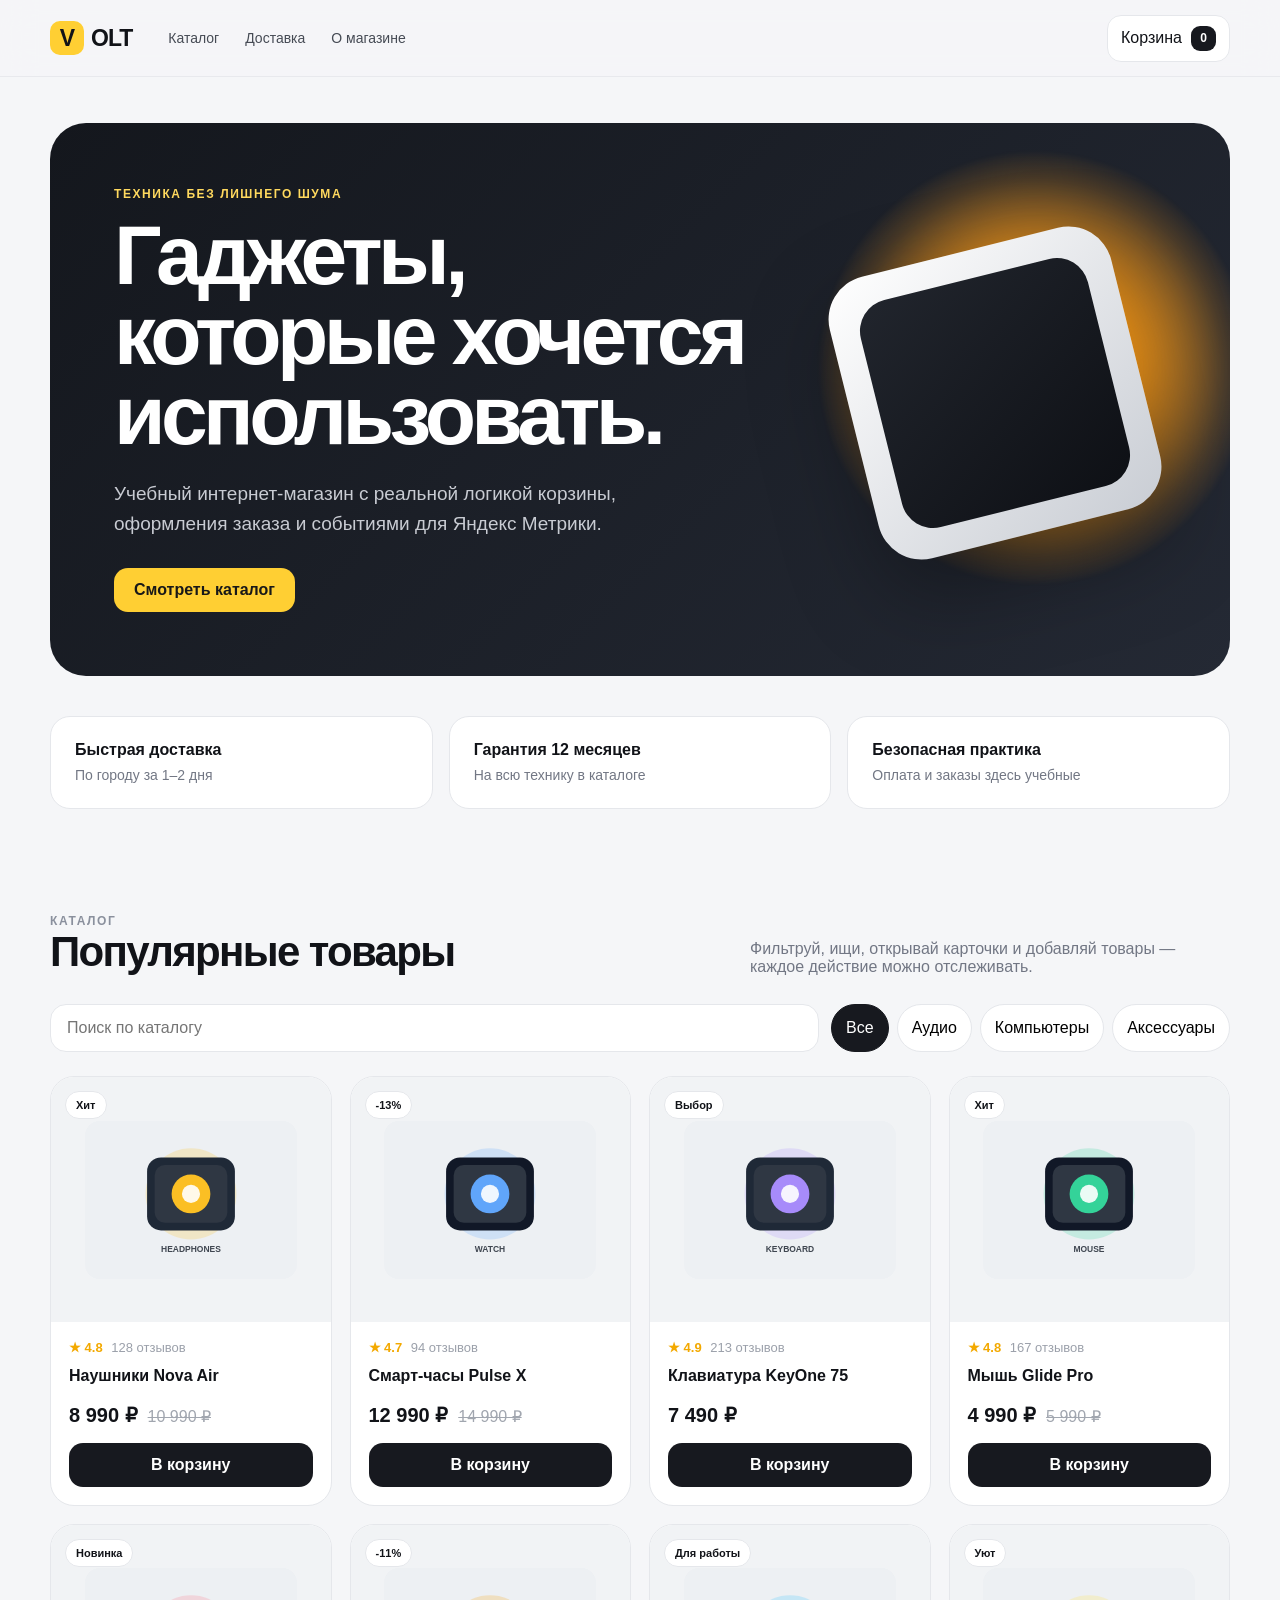
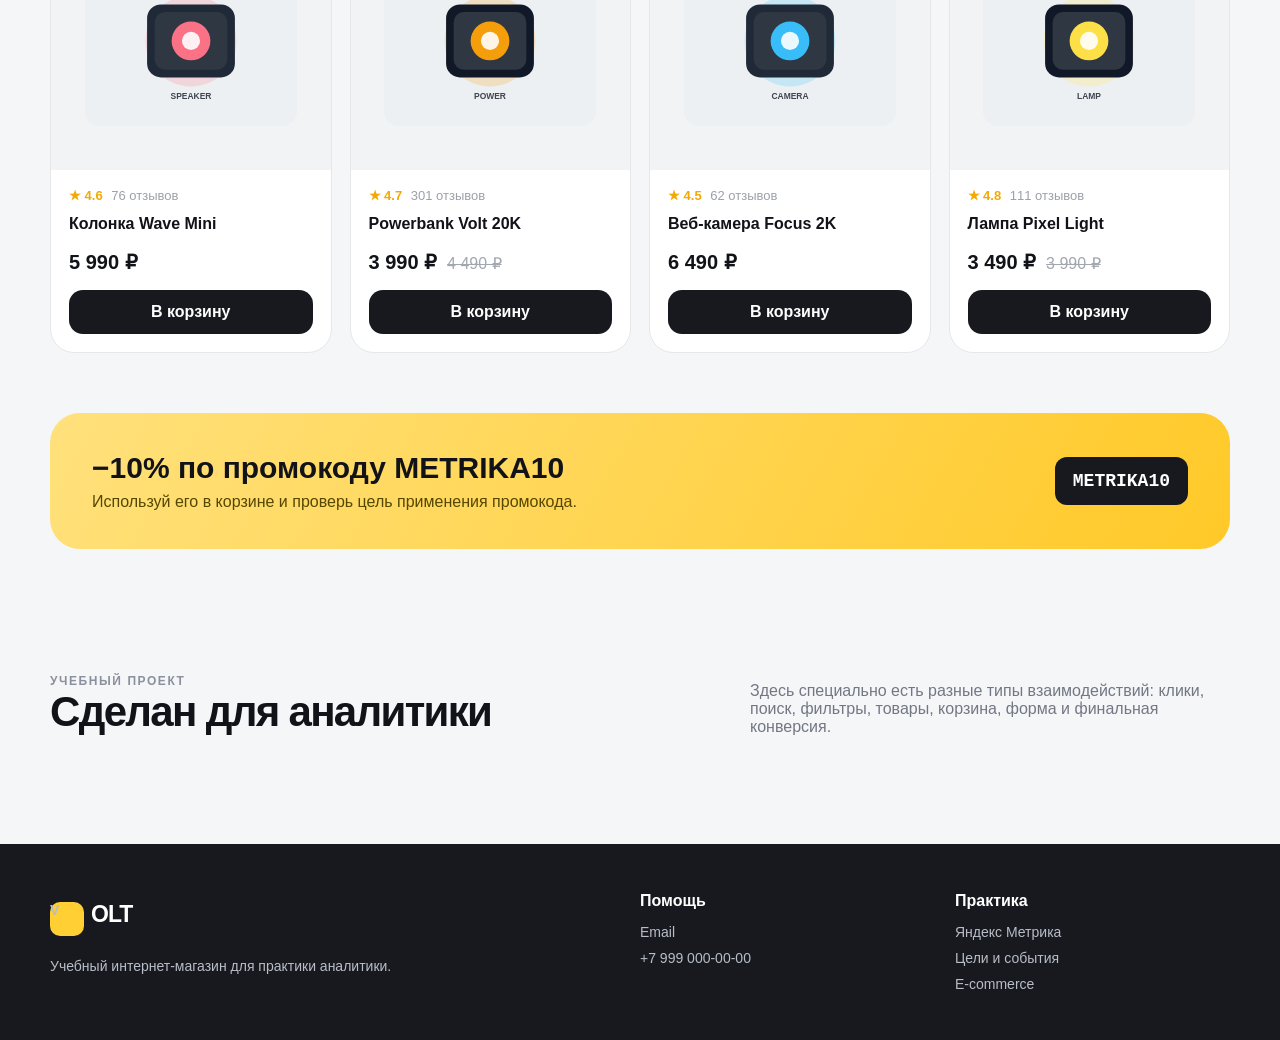
<file: index.html>
<!doctype html><html lang="ru"><head>
<script>(function(w,d,s,l,i){w[l]=w[l]||[];w[l].push({'gtm.start':
new Date().getTime(),event:'gtm.js'});var f=d.getElementsByTagName(s)[0],
j=d.createElement(s),dl=l!='dataLayer'?'&l='+l:'';j.async=true;j.src=
'https://www.googletagmanager.com/gtm.js?id='+i+dl;f.parentNode.insertBefore(j,f);
})(window,document,'script','dataLayer','GTM-54BHRZFK');</script>
<!-- End Google Tag Manager --><meta charset="utf-8"><meta name="viewport" content="width=device-width,initial-scale=1"><title>VOLT — магазин техники</title><meta name="description" content="Учебный интернет-магазин для практики Яндекс Метрики"><link rel="stylesheet" href="styles.css"><script src="metrika.js"></script></head><body>
<!-- Google Tag Manager (noscript) -->
<noscript><iframe src="https://www.googletagmanager.com/ns.html?id=GTM-54BHRZFK"
height="0" width="0" style="display:none;visibility:hidden"></iframe></noscript>
<!-- End Google Tag Manager (noscript) -->
  <div data-header></div>
<main>
  <section class="hero"><div class="container"><div class="hero-card"><div class="hero-copy"><div class="eyebrow">Техника без лишнего шума</div><h1>Гаджеты, которые хочется использовать.</h1><p>Учебный интернет-магазин с реальной логикой корзины, оформления заказа и событиями для Яндекс Метрики.</p><a class="btn btn-accent" href="#catalog" data-hero-cta>Смотреть каталог</a></div><div class="hero-glow"></div><div class="hero-shape"></div></div></div></section>
  <section class="container benefits" id="benefits"><div class="benefit"><b>Быстрая доставка</b><span>По городу за 1–2 дня</span></div><div class="benefit"><b>Гарантия 12 месяцев</b><span>На всю технику в каталоге</span></div><div class="benefit"><b>Безопасная практика</b><span>Оплата и заказы здесь учебные</span></div></section>
  <section class="section" id="catalog"><div class="container"><div class="section-title"><div><div class="eyebrow">Каталог</div><h2>Популярные товары</h2></div><p>Фильтруй, ищи, открывай карточки и добавляй товары — каждое действие можно отслеживать.</p></div><div class="tools"><input class="search" data-search placeholder="Поиск по каталогу"><div class="chips"><button class="chip active" data-filter="all">Все</button><button class="chip" data-filter="аудио">Аудио</button><button class="chip" data-filter="компьютеры">Компьютеры</button><button class="chip" data-filter="аксессуары">Аксессуары</button></div></div><div class="product-grid" data-products></div><div class="empty-msg" data-empty hidden>Ничего не найдено</div><a class="promo" href="cart.html" data-promo><div><h3>−10% по промокоду METRIKA10</h3><p>Используй его в корзине и проверь цель применения промокода.</p></div><code>METRIKA10</code></a></div></section>
  <section class="section" id="about"><div class="container"><div class="section-title"><div><div class="eyebrow">Учебный проект</div><h2>Сделан для аналитики</h2></div><p>Здесь специально есть разные типы взаимодействий: клики, поиск, фильтры, товары, корзина, форма и финальная конверсия.</p></div></div></section>
</main><div data-footer></div>
<script src="data.js"></script><script src="app.js"></script></body></html>
</file>
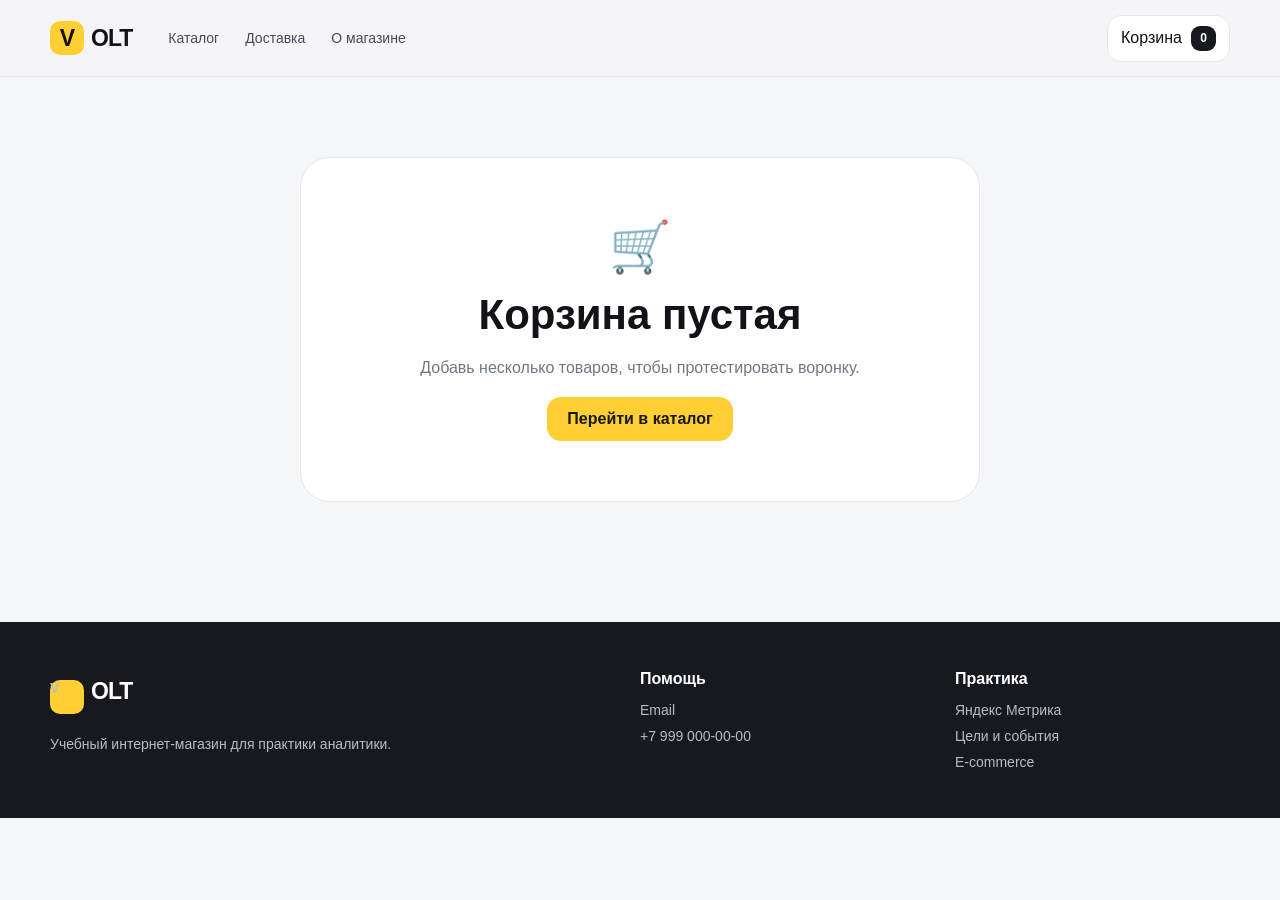
<file: cart.html>
<!doctype html><html lang="ru"><head>
<script>(function(w,d,s,l,i){w[l]=w[l]||[];w[l].push({'gtm.start':
new Date().getTime(),event:'gtm.js'});var f=d.getElementsByTagName(s)[0],
j=d.createElement(s),dl=l!='dataLayer'?'&l='+l:'';j.async=true;j.src=
'https://www.googletagmanager.com/gtm.js?id='+i+dl;f.parentNode.insertBefore(j,f);
})(window,document,'script','dataLayer','GTM-54BHRZFK');</script>
<!-- End Google Tag Manager --><meta charset="utf-8"><meta name="viewport" content="width=device-width,initial-scale=1"><title>Корзина — VOLT</title><link rel="stylesheet" href="styles.css"><script src="metrika.js"></script></head><body><!-- Google Tag Manager (noscript) -->
<noscript><iframe src="https://www.googletagmanager.com/ns.html?id=GTM-54BHRZFK"
height="0" width="0" style="display:none;visibility:hidden"></iframe></noscript>
<!-- End Google Tag Manager (noscript) --><div data-header></div><main class="container" data-cart-page></main><div data-footer></div><script src="data.js"></script><script src="app.js"></script></body></html>
</file>
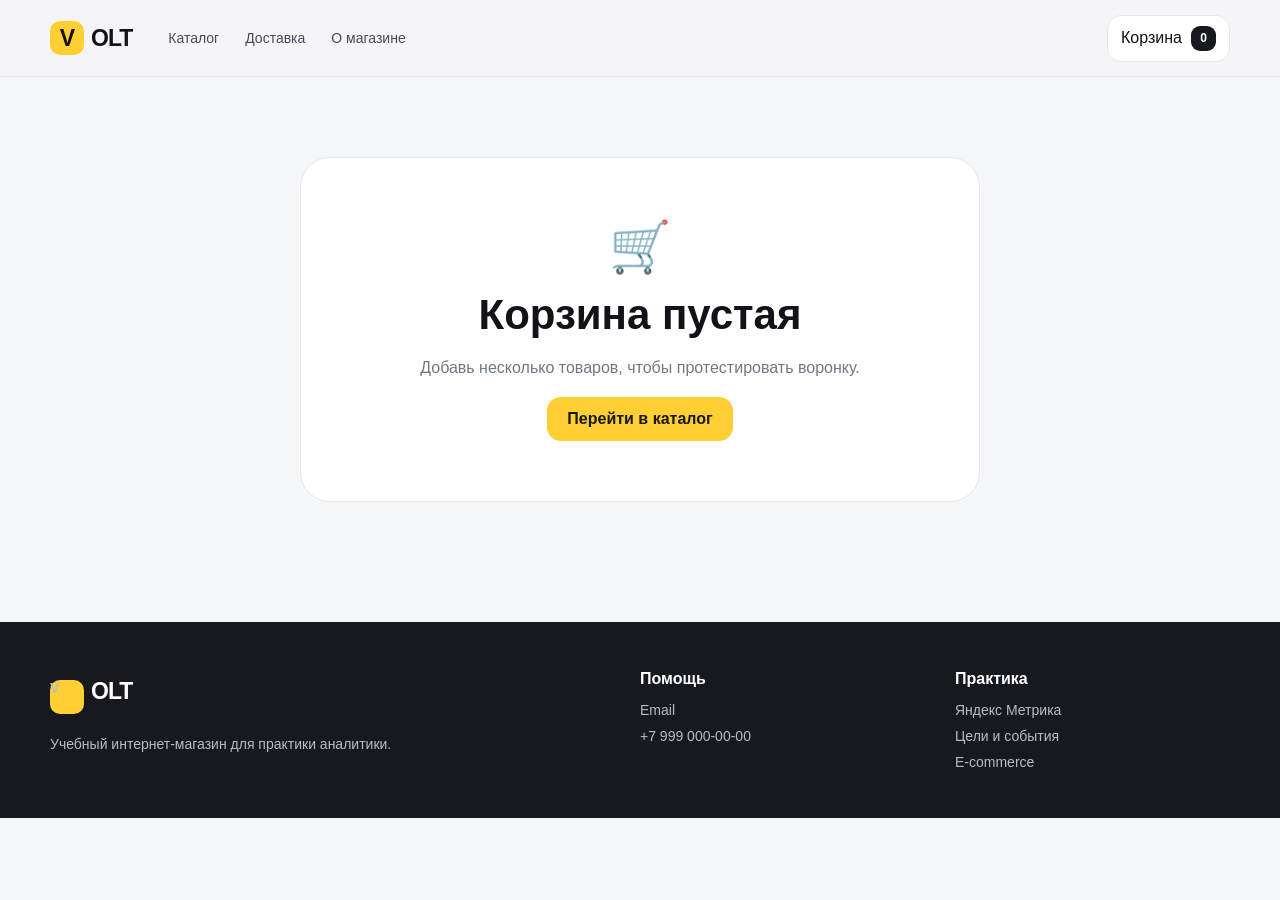
<file: checkout.html>
<!doctype html><html lang="ru"><head>
<script>(function(w,d,s,l,i){w[l]=w[l]||[];w[l].push({'gtm.start':
new Date().getTime(),event:'gtm.js'});var f=d.getElementsByTagName(s)[0],
j=d.createElement(s),dl=l!='dataLayer'?'&l='+l:'';j.async=true;j.src=
'https://www.googletagmanager.com/gtm.js?id='+i+dl;f.parentNode.insertBefore(j,f);
})(window,document,'script','dataLayer','GTM-54BHRZFK');</script>
<!-- End Google Tag Manager --><meta charset="utf-8"><meta name="viewport" content="width=device-width,initial-scale=1"><title>Оформление заказа — VOLT</title><link rel="stylesheet" href="styles.css"><script src="metrika.js"></script></head><body><!-- Google Tag Manager (noscript) -->
<noscript><iframe src="https://www.googletagmanager.com/ns.html?id=GTM-54BHRZFK"
height="0" width="0" style="display:none;visibility:hidden"></iframe></noscript>
<!-- End Google Tag Manager (noscript) --><div data-header></div><main class="container" data-checkout-page></main><div data-footer></div><script src="data.js"></script><script src="app.js"></script></body></html>
</file>
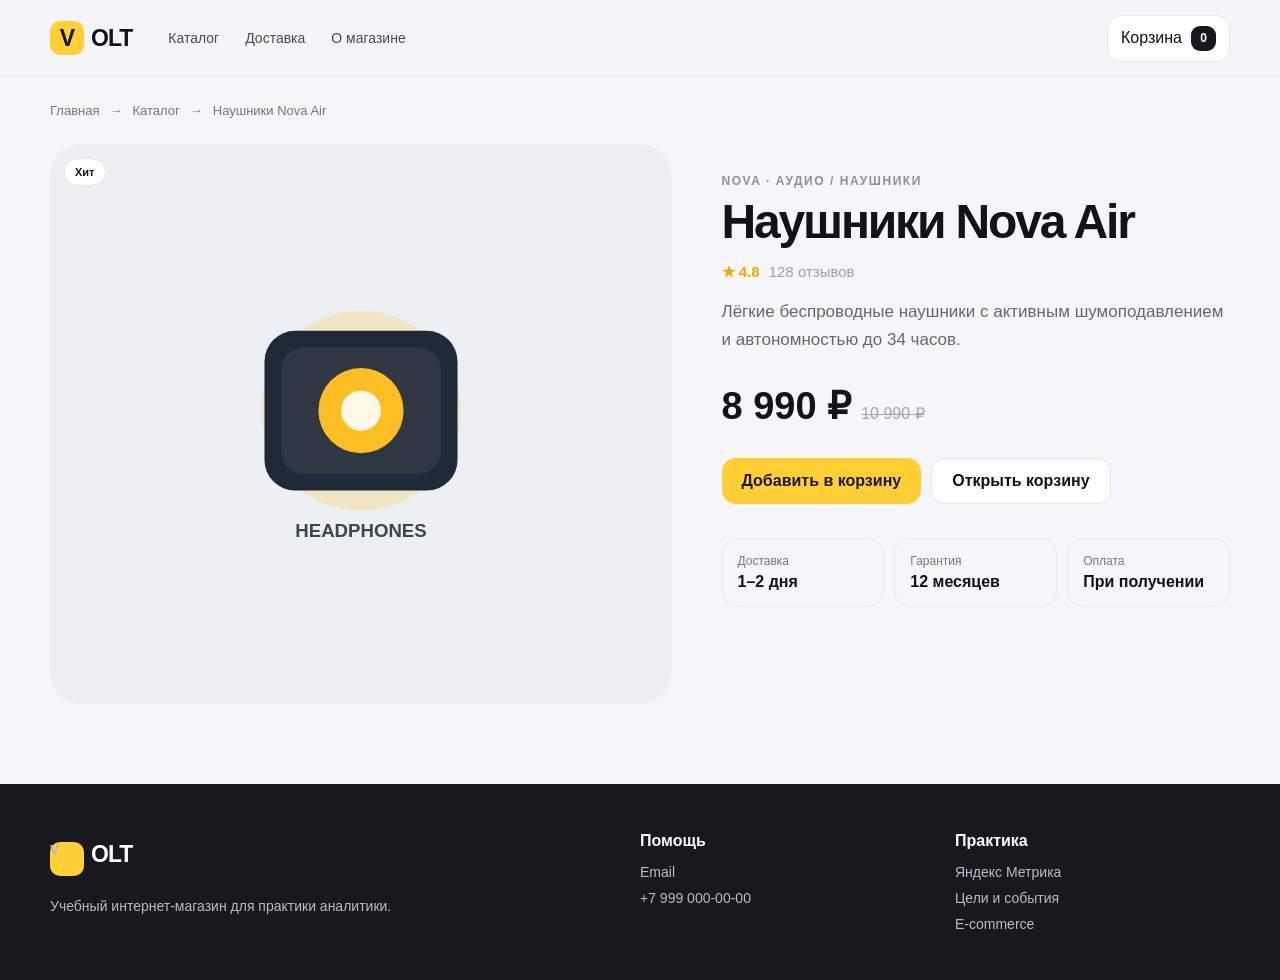
<file: product.html>
<!doctype html><html lang="ru"><head>
<script>(function(w,d,s,l,i){w[l]=w[l]||[];w[l].push({'gtm.start':
new Date().getTime(),event:'gtm.js'});var f=d.getElementsByTagName(s)[0],
j=d.createElement(s),dl=l!='dataLayer'?'&l='+l:'';j.async=true;j.src=
'https://www.googletagmanager.com/gtm.js?id='+i+dl;f.parentNode.insertBefore(j,f);
})(window,document,'script','dataLayer','GTM-54BHRZFK');</script>
<!-- End Google Tag Manager --><meta charset="utf-8"><meta name="viewport" content="width=device-width,initial-scale=1"><title>Товар — VOLT</title><link rel="stylesheet" href="styles.css"><script src="metrika.js"></script></head><body><!-- Google Tag Manager (noscript) -->
<noscript><iframe src="https://www.googletagmanager.com/ns.html?id=GTM-54BHRZFK"
height="0" width="0" style="display:none;visibility:hidden"></iframe></noscript>
<!-- End Google Tag Manager (noscript) --><div data-header></div><main class="container" data-product-page></main><div data-footer></div><script src="data.js"></script><script src="app.js"></script></body></html>
</file>
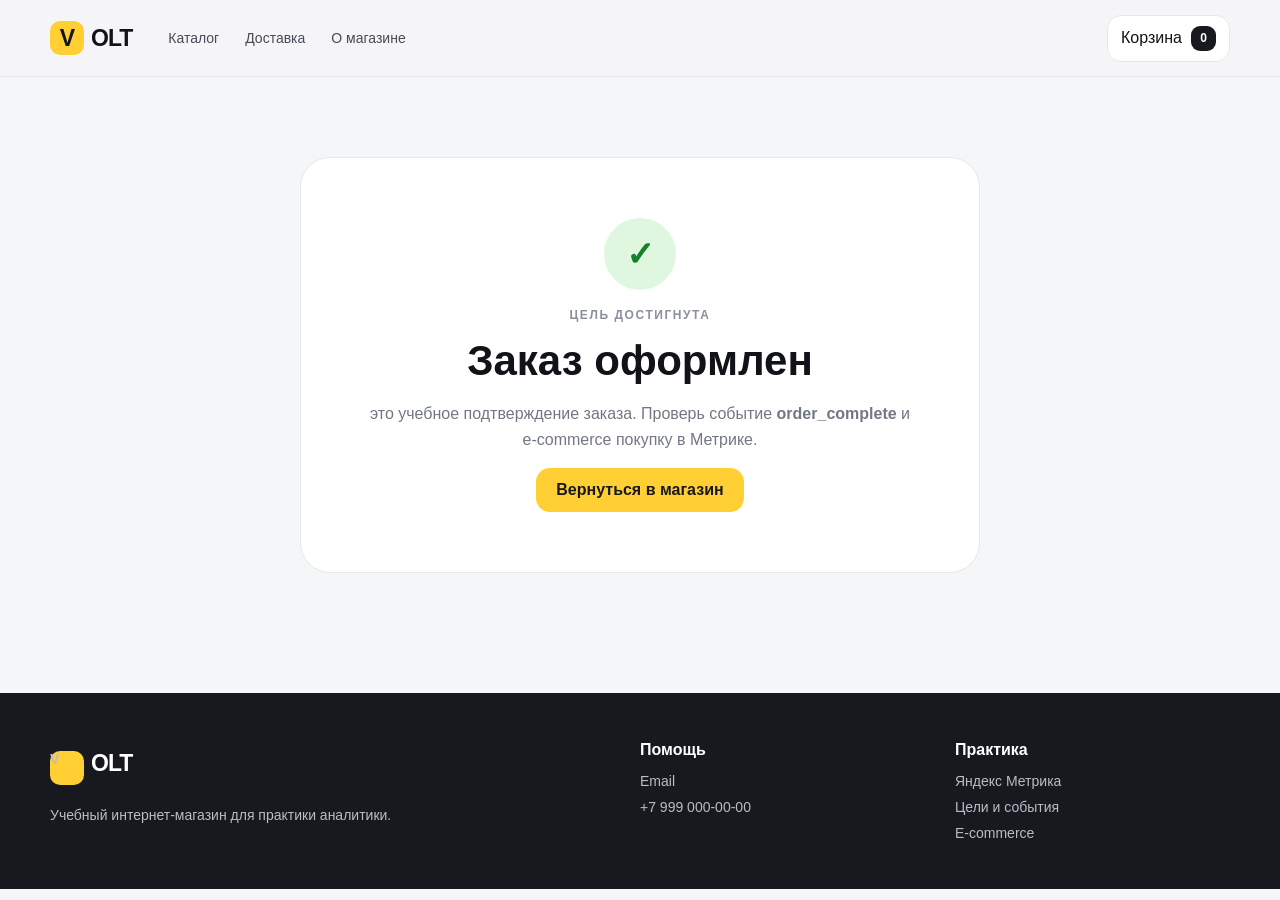
<file: thanks.html>
<!doctype html><html lang="ru"><head>
<script>(function(w,d,s,l,i){w[l]=w[l]||[];w[l].push({'gtm.start':
new Date().getTime(),event:'gtm.js'});var f=d.getElementsByTagName(s)[0],
j=d.createElement(s),dl=l!='dataLayer'?'&l='+l:'';j.async=true;j.src=
'https://www.googletagmanager.com/gtm.js?id='+i+dl;f.parentNode.insertBefore(j,f);
})(window,document,'script','dataLayer','GTM-54BHRZFK');</script>
<!-- End Google Tag Manager --><meta charset="utf-8"><meta name="viewport" content="width=device-width,initial-scale=1"><title>Спасибо за заказ — VOLT</title><link rel="stylesheet" href="styles.css"><script src="metrika.js"></script></head><body><!-- Google Tag Manager (noscript) -->
<noscript><iframe src="https://www.googletagmanager.com/ns.html?id=GTM-54BHRZFK"
height="0" width="0" style="display:none;visibility:hidden"></iframe></noscript>
<!-- End Google Tag Manager (noscript) --><div data-header></div><main class="container" data-thanks-page></main><div data-footer></div><script src="data.js"></script><script src="app.js"></script></body></html>
</file>
<file: styles.css>
:root{--bg:#f5f6f8;--card:#fff;--text:#111318;--muted:#727784;--line:#e5e7eb;--accent:#ffcf33;--accent2:#ffb800;--dark:#17191f;--radius:24px;--shadow:0 18px 50px rgba(20,24,31,.08)}
*{box-sizing:border-box}html{scroll-behavior:smooth}body{margin:0;font-family:Inter,ui-sans-serif,-apple-system,BlinkMacSystemFont,"Segoe UI",sans-serif;background:var(--bg);color:var(--text)}a{color:inherit;text-decoration:none}button,input{font:inherit}.container{width:min(1180px,calc(100% - 40px));margin:auto}.site-header{position:sticky;top:0;z-index:20;background:rgba(245,246,248,.9);backdrop-filter:blur(16px);border-bottom:1px solid rgba(229,231,235,.8)}.header-inner{height:76px;display:flex;align-items:center;gap:36px}.logo{display:inline-flex;align-items:center;font-weight:900;font-size:23px;letter-spacing:-1px}.logo span{display:grid;place-items:center;width:34px;height:34px;border-radius:10px;background:var(--accent);margin-right:7px}.nav{display:flex;gap:26px;color:#464b55;font-size:14px}.nav a:hover{color:#000}.cart-link{margin-left:auto;display:flex;align-items:center;gap:9px;background:#fff;border:1px solid var(--line);border-radius:14px;padding:10px 13px}.cart-link b{display:grid;place-items:center;min-width:25px;height:25px;border-radius:9px;background:var(--dark);color:#fff;font-size:12px}.hero{padding:46px 0 30px}.hero-card{min-height:500px;border-radius:36px;padding:64px;position:relative;overflow:hidden;background:linear-gradient(135deg,#14171d 0%,#242934 100%);color:#fff;display:flex;align-items:center}.hero-copy{position:relative;z-index:2;max-width:650px}.eyebrow{text-transform:uppercase;letter-spacing:.13em;font-size:12px;font-weight:800;color:#8a909d}.hero .eyebrow{color:#ffd95e}.hero h1{font-size:clamp(50px,7vw,84px);line-height:.95;letter-spacing:-.055em;margin:15px 0 24px}.hero p{font-size:19px;line-height:1.55;color:#c8cbd2;max-width:560px;margin-bottom:30px}.hero-glow{position:absolute;width:430px;height:430px;border-radius:50%;right:-20px;top:30px;background:radial-gradient(circle,#ffcf33 0,#ff9e1a 32%,rgba(255,158,26,.2) 62%,transparent 72%);filter:blur(2px)}.hero-shape{position:absolute;right:90px;top:125px;width:290px;height:290px;border-radius:44px;background:linear-gradient(145deg,#fff,#c9cdd4);transform:rotate(-14deg);box-shadow:0 35px 90px rgba(0,0,0,.35)}.hero-shape:after{content:'';position:absolute;inset:28px;border-radius:32px;background:linear-gradient(145deg,#21252d,#0e1015)}.btn{display:inline-flex;justify-content:center;align-items:center;border:0;border-radius:14px;padding:13px 20px;font-weight:800;cursor:pointer;transition:.18s transform,.18s background}.btn:hover{transform:translateY(-1px)}.btn-accent{background:var(--accent);color:#181818}.btn-accent:hover{background:#ffda58}.btn-dark{background:var(--dark);color:#fff}.btn-light{background:#fff;border:1px solid var(--line)}.btn-block{width:100%}.btn-large{padding:16px 28px;font-size:16px}.benefits{display:grid;grid-template-columns:repeat(3,1fr);gap:16px;padding:10px 0 60px}.benefit{background:#fff;border:1px solid var(--line);border-radius:20px;padding:24px}.benefit b{display:block;margin-bottom:7px}.benefit span{color:var(--muted);font-size:14px}.section{padding:45px 0 80px}.section-title{display:flex;align-items:end;justify-content:space-between;gap:20px;margin-bottom:28px}.section-title h2{font-size:42px;letter-spacing:-.04em;margin:0}.section-title p{color:var(--muted);max-width:480px;margin:0}.tools{display:flex;flex-wrap:wrap;gap:12px;margin-bottom:24px}.search{flex:1;min-width:260px;background:#fff;border:1px solid var(--line);border-radius:16px;padding:14px 16px;outline:none}.chips{display:flex;gap:8px;flex-wrap:wrap}.chip{border:1px solid var(--line);background:#fff;border-radius:999px;padding:10px 14px;cursor:pointer}.chip.active{background:var(--dark);color:#fff;border-color:var(--dark)}.product-grid{display:grid;grid-template-columns:repeat(4,1fr);gap:18px}.product-card{background:#fff;border:1px solid var(--line);border-radius:24px;overflow:hidden;transition:.2s transform,.2s box-shadow}.product-card:hover{transform:translateY(-4px);box-shadow:var(--shadow)}.product-media{height:245px;background:#f1f3f5;display:grid;place-items:center;position:relative}.product-media img{width:76%;height:76%;object-fit:contain}.badge{position:absolute;left:14px;top:14px;background:#fff;border:1px solid var(--line);border-radius:999px;padding:7px 10px;font-size:11px;font-weight:800;z-index:1}.product-body{padding:18px}.rating{color:#f3a900;font-size:13px;font-weight:700}.rating span{color:#9ba0aa;font-weight:500;margin-left:5px}.rating.big{font-size:15px}.product-title{display:block;font-size:16px;font-weight:750;margin:10px 0 16px;line-height:1.35}.price-row,.detail-price{display:flex;gap:10px;align-items:baseline;margin-bottom:16px}.price-row strong{font-size:20px}.price-row s,.detail-price s{color:#a1a6af}.empty-msg{text-align:center;color:var(--muted);padding:50px}.promo{margin-top:60px;background:linear-gradient(120deg,#ffe17c,#ffc928);border-radius:30px;padding:38px 42px;display:flex;align-items:center;justify-content:space-between;gap:20px}.promo h3{font-size:30px;margin:0 0 8px}.promo p{margin:0;color:#554600}.promo code{background:#17191f;color:#fff;border-radius:12px;padding:14px 18px;font-size:18px;font-weight:900}.footer{background:#17191f;color:#fff;padding:48px 0}.footer-grid{display:grid;grid-template-columns:2fr 1fr 1fr;gap:40px}.footer-grid p,.footer-grid span,.footer-grid a:not(.logo){display:block;color:#b8bdc7;margin-top:10px;font-size:14px}.footer-grid strong{display:block;margin-bottom:14px}.footer-logo{margin-bottom:12px}.breadcrumbs{display:flex;gap:10px;align-items:center;color:var(--muted);font-size:13px;padding:26px 0}.product-detail{display:grid;grid-template-columns:1.1fr .9fr;gap:50px;padding-bottom:80px}.detail-media{min-height:560px;border-radius:32px;background:#eceff2;display:grid;place-items:center;position:relative}.detail-media img{width:75%;height:75%;object-fit:contain}.detail-info{padding:30px 0}.detail-info h1{font-size:48px;line-height:1.02;letter-spacing:-.045em;margin:10px 0 16px}.lead{font-size:17px;line-height:1.65;color:#626874}.detail-price{margin:30px 0}.detail-price strong{font-size:38px}.detail-actions{display:flex;gap:10px}.specs{display:grid;grid-template-columns:repeat(3,1fr);gap:10px;margin-top:34px}.specs div{border:1px solid var(--line);border-radius:16px;padding:15px}.specs span{display:block;color:var(--muted);font-size:12px;margin-bottom:5px}.page-heading{display:flex;align-items:end;justify-content:space-between;padding:46px 0 28px}.page-heading h1{font-size:46px;letter-spacing:-.04em;margin:8px 0 0}.page-heading>a{color:var(--muted);font-size:14px}.cart-layout,.checkout-layout{display:grid;grid-template-columns:1fr 360px;gap:28px;padding-bottom:80px}.cart-list,.checkout-form{display:flex;flex-direction:column;gap:14px}.cart-item{background:#fff;border:1px solid var(--line);border-radius:20px;padding:16px;display:grid;grid-template-columns:105px 1fr auto auto;gap:16px;align-items:center}.cart-item img{width:105px;height:105px;object-fit:contain;background:#f1f3f5;border-radius:14px}.cart-item-main a{display:block;font-weight:800;margin-bottom:7px}.cart-item-main span{display:block;color:var(--muted);font-size:13px;margin-bottom:12px}.qty{display:flex;align-items:center;border:1px solid var(--line);border-radius:12px;overflow:hidden}.qty button{width:34px;height:34px;border:0;background:#f6f7f8;cursor:pointer}.qty span{min-width:34px;text-align:center}.remove{border:0;background:transparent;color:#9a4b4b;cursor:pointer;font-size:12px}.summary-card{background:#fff;border:1px solid var(--line);border-radius:22px;padding:24px;height:max-content;position:sticky;top:100px}.summary-card h3{margin:0 0 20px}.summary-card>div{display:flex;justify-content:space-between;margin:12px 0;color:#626874}.summary-card>div b{color:#202229}.summary-total{border-top:1px solid var(--line);padding-top:18px!important;margin-top:18px!important;align-items:center}.summary-total strong{font-size:24px;color:#111}.promo-row{display:grid!important;grid-template-columns:1fr auto;gap:8px}.promo-row input{width:100%;border:1px solid var(--line);border-radius:11px;padding:10px;outline:none}.promo-row button{border:0;background:#eee;border-radius:11px;padding:0 12px;font-weight:800;cursor:pointer}.summary-card small{display:block;color:var(--muted);margin:-3px 0 15px}.empty-state,.success-card{max-width:680px;margin:80px auto 120px;text-align:center;background:#fff;border:1px solid var(--line);border-radius:30px;padding:60px}.empty-icon{font-size:50px}.empty-state h1,.success-card h1{font-size:42px;margin:15px 0}.empty-state p,.success-card p{color:var(--muted);line-height:1.6}.form-card{background:#fff;border:1px solid var(--line);border-radius:22px;padding:24px}.form-card h3{margin:0 0 20px}.form-grid{display:grid;grid-template-columns:1fr 1fr;gap:14px}.form-grid label{font-size:13px;color:#5f6570;font-weight:700}.form-grid label.full{grid-column:1/-1}.form-grid input{display:block;width:100%;margin-top:7px;border:1px solid var(--line);border-radius:12px;padding:13px;outline:none}.form-grid input:focus{border-color:#c7a000;box-shadow:0 0 0 3px rgba(255,207,51,.2)}.radio-card{display:flex;gap:12px;align-items:flex-start;border:1px solid var(--line);border-radius:15px;padding:15px;margin-top:10px}.radio-card input{margin-top:4px}.radio-card b,.radio-card small{display:block}.radio-card small{color:var(--muted);margin-top:4px}.checkout-line{font-size:13px;gap:15px}.form-note{color:var(--muted);font-size:12px;text-align:center}.success-icon{width:72px;height:72px;border-radius:50%;display:grid;place-items:center;background:#dff7df;color:#17802a;font-size:34px;font-weight:900;margin:0 auto 18px}.order-meta{display:grid!important;grid-template-columns:1fr 1fr;gap:12px;margin:30px 0!important}.order-meta div{background:#f4f5f6;padding:16px;border-radius:14px}.order-meta span,.order-meta b{display:block}.order-meta span{font-size:12px;color:var(--muted);margin-bottom:6px}.toast{position:fixed;right:24px;bottom:24px;background:#17191f;color:#fff;border-radius:14px;padding:14px 18px;opacity:0;transform:translateY(10px);pointer-events:none;transition:.2s;z-index:99}.toast.show{opacity:1;transform:none}
@media(max-width:960px){.nav{display:none}.product-grid{grid-template-columns:repeat(2,1fr)}.hero-card{padding:45px}.hero-shape,.hero-glow{opacity:.35}.product-detail{grid-template-columns:1fr}.detail-media{min-height:440px}.cart-layout,.checkout-layout{grid-template-columns:1fr}.summary-card{position:static}.benefits{grid-template-columns:1fr}.footer-grid{grid-template-columns:1fr 1fr}.cart-item{grid-template-columns:90px 1fr auto}.cart-item img{width:90px;height:90px}.remove{grid-column:2/-1;text-align:right}.specs{grid-template-columns:1fr}}
@media(max-width:620px){.container{width:min(100% - 24px,1180px)}.header-inner{height:66px}.cart-link span{display:none}.hero{padding-top:20px}.hero-card{min-height:480px;padding:30px;border-radius:24px}.hero h1{font-size:50px}.hero p{font-size:16px}.section-title{display:block}.section-title h2{font-size:34px;margin-bottom:10px}.product-grid{grid-template-columns:1fr}.product-media{height:290px}.promo{display:block;padding:28px}.promo code{display:inline-block;margin-top:20px}.footer-grid{grid-template-columns:1fr}.detail-info h1{font-size:38px}.detail-media{min-height:360px}.page-heading{display:block}.page-heading>a{display:block;margin-top:15px}.cart-item{grid-template-columns:76px 1fr}.cart-item img{width:76px;height:76px}.qty{grid-column:2}.remove{grid-column:2}.form-grid{grid-template-columns:1fr}.form-grid label.full{grid-column:auto}.empty-state,.success-card{margin:40px auto 80px;padding:36px 20px}.order-meta{grid-template-columns:1fr!important}}
</file>
